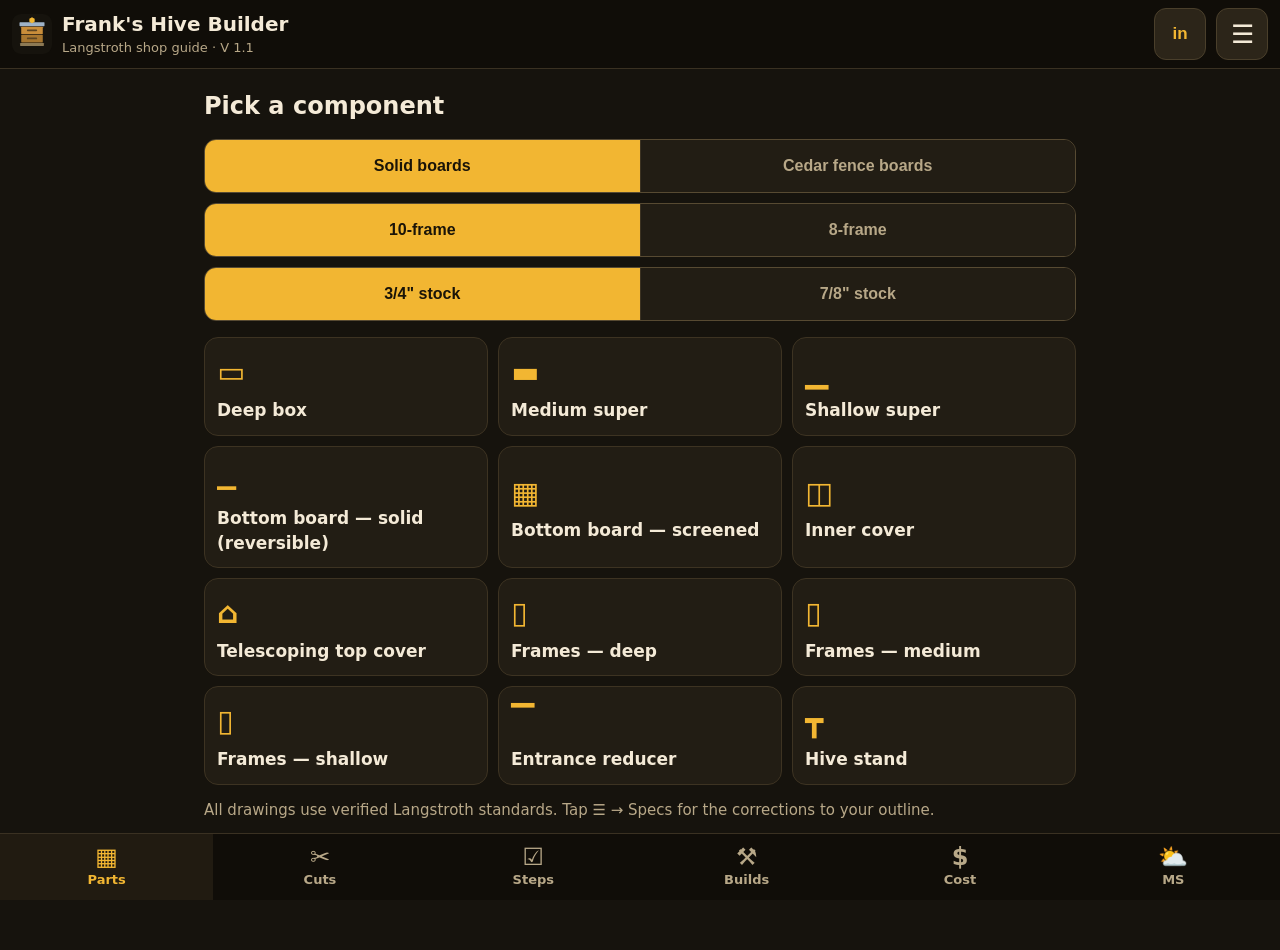
<file: index.html>
<!DOCTYPE html>
<html lang="en">
<head>
  <meta charset="UTF-8">
  <meta name="viewport" content="width=device-width, initial-scale=1, viewport-fit=cover">
  <title>Frank's Hive Builder</title>
  <meta name="description" content="Langstroth beehive box builder: dimensioned diagrams, cut lists (solid or cedar fence boards), board layouts, step-by-step shop guides, build tracker, costs and north Mississippi care tips.">
  <meta name="theme-color" content="#16130d">
  <meta name="apple-mobile-web-app-capable" content="yes">
  <meta name="mobile-web-app-capable" content="yes">
  <meta name="apple-mobile-web-app-title" content="Hive Builder">
  <meta name="apple-mobile-web-app-status-bar-style" content="black-translucent">
  <link rel="manifest" href="manifest.webmanifest">
  <link rel="icon" type="image/svg+xml" href="icons/icon.svg">
  <link rel="apple-touch-icon" href="icons/apple-touch-icon.png">
  <link rel="stylesheet" href="css/app.css">
</head>
<body>
  <header class="header">
    <img class="logo" src="icons/icon.svg" alt="" width="40" height="40">
    <div class="grow">
      <h1>Frank's Hive Builder</h1>
      <p class="sub">Langstroth shop guide · <span id="ver">V 1.1</span></p>
    </div>
    <button type="button" class="icon-btn u" id="uBtn" aria-label="Toggle units">in</button>
    <button type="button" class="icon-btn" id="btnMenu" aria-label="Menu">☰</button>
  </header>
  <div id="menu" class="menu hidden" role="menu">
    <button type="button" data-action="check-update">Check for update</button>
    <button type="button" data-action="units">Units</button>
    <button type="button" data-action="specs">Specs &amp; corrections</button>
    <button type="button" data-action="region">North MS care</button>
    <button type="button" data-action="export">Export builds (JSON)</button>
    <button type="button" data-action="about">About · V 1.1</button>
  </div>
  <main id="main" class="main"></main>
  <nav class="tabs">
    <a href="#parts" data-t="parts"><i>▦</i>Parts</a>
    <a href="#cuts" data-t="cuts"><i>✂</i>Cuts</a>
    <a href="#steps" data-t="steps"><i>☑</i>Steps</a>
    <a href="#builds" data-t="builds"><i>⚒</i>Builds</a>
    <a href="#cost" data-t="cost"><i>$</i>Cost</a>
    <a href="#region" data-t="region"><i>⛅</i>MS</a>
  </nav>
  <div id="toast" class="toast"></div>
  <script>window.HB_VERSION = 'V 1.1';</script>
  <script src="js/dims.js"></script>
  <script src="js/diagrams.js"></script>
  <script src="js/cutlist.js"></script>
  <script src="js/guide.js"></script>
  <script src="js/info.js"></script>
  <script src="js/fence.js"></script>
  <script src="js/fence-guide.js"></script>
  <script src="js/db.js"></script>
  <script src="js/ui.js"></script>
  <script src="js/pages.js"></script>
  <script src="js/app.js"></script>
</body>
</html>
</file>
<file: css/app.css>
:root{--bg:#16130d;--card:#221d14;--card2:#2c2519;--tx:#f4ead7;--mut:#b8a888;--acc:#f2b632;--acc2:#6fd0ff;--ok:#5fcf7a;--bad:#ff6b5b;--r:14px}
*{box-sizing:border-box}html,body{margin:0;background:var(--bg);color:var(--tx);font:18px/1.45 system-ui,-apple-system,Segoe UI,Roboto,sans-serif;-webkit-text-size-adjust:100%}
a{color:var(--acc2)}h1{font-size:20px;margin:0}h2{font-size:24px;margin:.4em 0 .5em}h3{font-size:20px;margin:1.2em 0 .5em;color:var(--acc)}h4{margin:0 0 .3em}
.header{position:sticky;top:0;z-index:20;display:flex;align-items:center;gap:10px;padding:calc(8px + env(safe-area-inset-top)) 12px 8px;background:#100d08;border-bottom:1px solid #3a3122}
.logo{border-radius:9px}.grow{flex:1;min-width:0}.sub{margin:0;font-size:13px;color:var(--mut)}
.icon-btn{min-width:52px;height:52px;border-radius:12px;border:1px solid #4a3f2b;background:var(--card2);color:var(--tx);font-size:26px}.icon-btn.u{font-size:17px;font-weight:700;color:var(--acc)}
.menu{position:fixed;right:10px;top:calc(70px + env(safe-area-inset-top));z-index:30;background:#2a2318;border:1px solid #5a4a30;border-radius:var(--r);box-shadow:0 10px 30px #000a;min-width:270px;overflow:hidden}
.menu button{display:block;width:100%;text-align:left;padding:17px 18px;font-size:18px;background:none;border:0;border-bottom:1px solid #3e3424;color:var(--tx)}.menu button:active{background:#3a3022}
.hidden{display:none!important}
.main{padding-bottom:calc(90px + env(safe-area-inset-bottom));min-height:80vh}.pad{padding:10px 14px 24px;max-width:900px;margin:0 auto}
.tabs{position:fixed;bottom:0;left:0;right:0;z-index:20;display:flex;background:#100d08;border-top:1px solid #3a3122;padding-bottom:env(safe-area-inset-bottom)}
.tabs a{flex:1;display:flex;flex-direction:column;align-items:center;justify-content:center;min-height:66px;text-decoration:none;color:var(--mut);font-size:13px;font-weight:600}.tabs a i{font-style:normal;font-size:24px;line-height:1.1}
.tabs a.on{color:var(--acc);background:#211b11}
.grid{display:grid;grid-template-columns:repeat(2,1fr);gap:10px}.tile{display:flex;flex-direction:column;justify-content:center;gap:4px;min-height:96px;padding:12px;border-radius:var(--r);background:var(--card);border:1px solid #3d3322;color:var(--tx);text-decoration:none;font-weight:650;font-size:17px}.tile .ti{font-size:30px;color:var(--acc)}.tile:active{background:var(--card2)}
.optbar{display:flex;flex-direction:column;gap:2px;margin:6px 0 12px}.seg{display:flex;width:100%;border:1px solid #574a32;border-radius:12px;overflow:hidden;margin:4px 0;flex-wrap:wrap}
.seg button{flex:1;min-height:52px;min-width:84px;padding:6px 10px;font-size:16px;font-weight:650;border:0;background:var(--card);color:var(--mut);border-right:1px solid #3d3322}.seg button:last-child{border-right:0}.seg button.on{background:var(--acc);color:#1a1408}
.fig{margin:12px 0 16px;padding:0}.fig figcaption{font-weight:700;font-size:17px;margin-bottom:6px}
.zoom{position:relative;overflow:hidden;background:#0d0b07;border:1px solid #3a3122;border-radius:var(--r);touch-action:pan-y}.zoom svg{display:block;width:100%;height:auto;max-height:72vh;transform-origin:0 0}.lay .zoom svg{max-height:none}
.zoom.zoomed{outline:2px solid var(--acc2)}.zb{position:absolute;right:6px;bottom:6px;display:flex;gap:6px}.zb button{width:48px;height:48px;border-radius:10px;border:1px solid #555;background:#000b;color:#fff;font-size:22px}
svg text{font-family:system-ui,sans-serif;paint-order:stroke;stroke:#000;stroke-linejoin:round}svg .dl{fill:#fff;font-weight:700}svg .nt{fill:#ffd88a;font-weight:600}svg .lb{fill:#120d05;stroke:none;font-weight:800}
.meta{color:var(--mut);font-size:15px}.back{display:inline-block;padding:10px 0;font-size:17px;text-decoration:none}
.tbl{width:100%;border-collapse:collapse;font-size:16px;background:var(--card);border-radius:var(--r);overflow:hidden}.tbl th,.tbl td{padding:10px 8px;border-bottom:1px solid #3a3122;text-align:left;vertical-align:top}.tbl th{background:var(--card2);color:var(--acc);font-size:14px}
.tbl .q{text-align:center;font-weight:800;font-size:18px}.tbl .d{white-space:nowrap;font-weight:700}.op{color:var(--mut);font-size:14px;margin-top:3px}.tbl tr.tot td{font-weight:800;color:var(--acc);font-size:18px}
.btn{display:inline-flex;align-items:center;justify-content:center;min-height:56px;padding:10px 18px;border-radius:var(--r);background:var(--acc);color:#1a1408;font-weight:800;font-size:18px;text-decoration:none;border:0;text-align:center}
.btn.alt{background:var(--card2);color:var(--tx);border:1px solid #574a32}.btn.danger{background:#5a1d16;color:#ffd6d0}.btn.big{width:100%;min-height:62px;font-size:19px;margin:8px 0}.btn.dis{opacity:.35;pointer-events:none}
.row2{display:grid;grid-template-columns:1fr 1fr;gap:10px;margin:12px 0}.row2 .btn{width:100%}
.form{display:flex;flex-direction:column;gap:8px}.fl{display:flex;flex-direction:column;gap:4px;font-weight:650;font-size:16px}.fl3{display:grid;grid-template-columns:repeat(3,1fr);gap:8px}.fl3 label{display:flex;flex-direction:column;font-weight:650;font-size:14px;gap:4px}
input,select,textarea{font:inherit;font-size:19px;color:var(--tx);background:#0f0c08;border:1px solid #574a32;border-radius:12px;padding:12px;min-height:54px;width:100%}textarea{min-height:110px}
.cks{display:flex;flex-wrap:wrap;gap:8px}.ck{display:flex;align-items:center;gap:8px;min-height:52px;padding:6px 12px;border-radius:12px;background:var(--card);border:1px solid #3d3322;font-size:16px;font-weight:600}.ck input{width:26px;height:26px;min-height:0;accent-color:var(--acc)}
.sum{display:grid;grid-template-columns:repeat(4,1fr);gap:8px;margin:16px 0}.sum .k{background:var(--card);border-radius:var(--r);padding:10px 6px;text-align:center}.sum b{display:block;font-size:24px;color:var(--acc)}.sum span{font-size:12px;color:var(--mut)}
.buy{font-size:16px}.warn{background:#4a2410;border-radius:12px;padding:10px;color:#ffcfa8}
.lay{margin:8px 0 12px}.lay-t{font-size:14px;color:var(--mut);margin-bottom:3px}.lay svg{width:100%;height:auto;display:block;background:#0d0b07;border-radius:8px}
.list{display:flex;flex-direction:column;gap:8px;margin-top:10px}.li{display:flex;justify-content:space-between;align-items:center;min-height:64px;padding:10px 14px;border-radius:var(--r);background:var(--card);border:1px solid #3d3322;color:var(--tx);text-decoration:none;font-weight:650}.li small{display:block;color:var(--mut);font-weight:500;font-size:13px}
.pill{background:#3a3122;border-radius:99px;padding:4px 12px;font-size:15px;font-weight:800}.pill.ok{background:var(--ok);color:#06200c}
.step .sh{display:flex;justify-content:space-between;color:var(--mut);font-size:15px;margin-top:6px}.prog{height:10px;background:#3a3122;border-radius:9px;overflow:hidden;margin:6px 0}.prog i{display:block;height:100%;background:var(--ok)}
.body{font-size:19px}.set{background:#10202a;border:1px solid #2a5670;border-radius:var(--r);padding:12px 14px;margin:12px 0}.set h4{color:var(--acc2)}.set ul{margin:0;padding-left:20px;font-size:18px;font-weight:650}
.safety{background:#3a1a12;border:1px solid #8a3a28;border-radius:var(--r);padding:12px 14px;margin:12px 0;color:#ffd2c4;font-size:17px}
.done{display:flex;align-items:center;justify-content:center;gap:14px;width:100%;min-height:84px;margin:14px 0;border-radius:18px;border:3px solid var(--ok);background:#13261a;color:var(--tx);font-size:24px;font-weight:800}
.done .box{width:46px;height:46px;border-radius:10px;border:3px solid var(--ok);display:flex;align-items:center;justify-content:center;font-size:32px}.done.on{background:var(--ok);color:#06200c}.done.on .box{background:#06200c;color:var(--ok)}
.tbl.chk td{vertical-align:middle;font-size:17px}.tick{width:62px;height:56px;border-radius:12px;border:2px solid #6a5a3a;background:#0f0c08;color:var(--ok);font-size:30px;font-weight:900}.tick.on{background:var(--ok);color:#06200c;border-color:var(--ok)}
.photos{display:grid;grid-template-columns:repeat(3,1fr);gap:8px}.ph{position:relative;aspect-ratio:1;border-radius:12px;overflow:hidden;background:var(--card)}.ph img{width:100%;height:100%;object-fit:cover}.ph button{position:absolute;top:4px;right:4px;width:40px;height:40px;border-radius:20px;border:0;background:#000a;color:#fff;font-size:18px}
.ph.add{display:flex;align-items:center;justify-content:center;text-align:center;border:2px dashed #6a5a3a;font-size:20px;font-weight:700;color:var(--mut)}
.card{background:var(--card);border:1px solid #3d3322;border-radius:var(--r);margin:10px 0;overflow:hidden}.card summary{padding:16px;font-weight:750;font-size:18px;cursor:pointer;min-height:56px}.card[open] summary{color:var(--acc)}.cb{padding:0 16px 14px}.cb li{margin:8px 0}
.src{display:block;font-size:13px;margin-top:3px}.src a{color:var(--acc2)}.fix li{margin:10px 0}
.prices{display:grid;grid-template-columns:1fr;gap:6px}
.toast{position:fixed;left:50%;bottom:96px;transform:translateX(-50%) translateY(30px);opacity:0;background:#000d;color:#fff;padding:12px 18px;border-radius:12px;transition:.25s;z-index:50;pointer-events:none;font-weight:700}.toast.show{opacity:1;transform:translateX(-50%)}
@media (min-width:700px){.grid{grid-template-columns:repeat(3,1fr)}.prices{grid-template-columns:1fr 1fr}}
.tbl .dims{font-weight:800;font-size:18px;color:#fff;margin-top:2px}.tbl b.code{display:inline-block;min-width:26px;text-align:center;background:var(--acc);color:#1a1408;border-radius:6px;padding:0 4px;margin-right:4px}.lay .zoom{padding-bottom:0}.lay .zb{display:none}.lay .zoom.zoomed .zb{display:flex}
.fw{background:#3a2410;border:1px solid #8a5a20;border-left:5px solid var(--acc);border-radius:10px;padding:8px 10px;margin:6px 0;color:#ffe2b8;font-size:15px;line-height:1.4}.fw b{color:var(--acc)}.fw.sol{background:#14261c;border-color:#2f6b45;border-left-color:var(--ok);color:#d4f5df}.fw.sol b{color:var(--ok)}
.tag{display:inline-block;border-radius:6px;padding:1px 7px;font-size:12px;font-weight:800;vertical-align:middle}.tag.sol{background:var(--ok);color:#06200c}.tag.jn{background:#ff5b8a;color:#2a0612}.jop{color:#ffc2d4}
.fw.mini{padding:5px 9px;font-size:14px}.fzb{background:#2a1520;border:1px solid #7a3550;border-radius:12px;padding:10px 12px;color:#ffd6e3;font-weight:700;font-size:16px;margin:8px 0}.fz{margin:4px 0}.fcard summary{color:#ffb3c9}.loc{color:var(--tx)}
</file>
